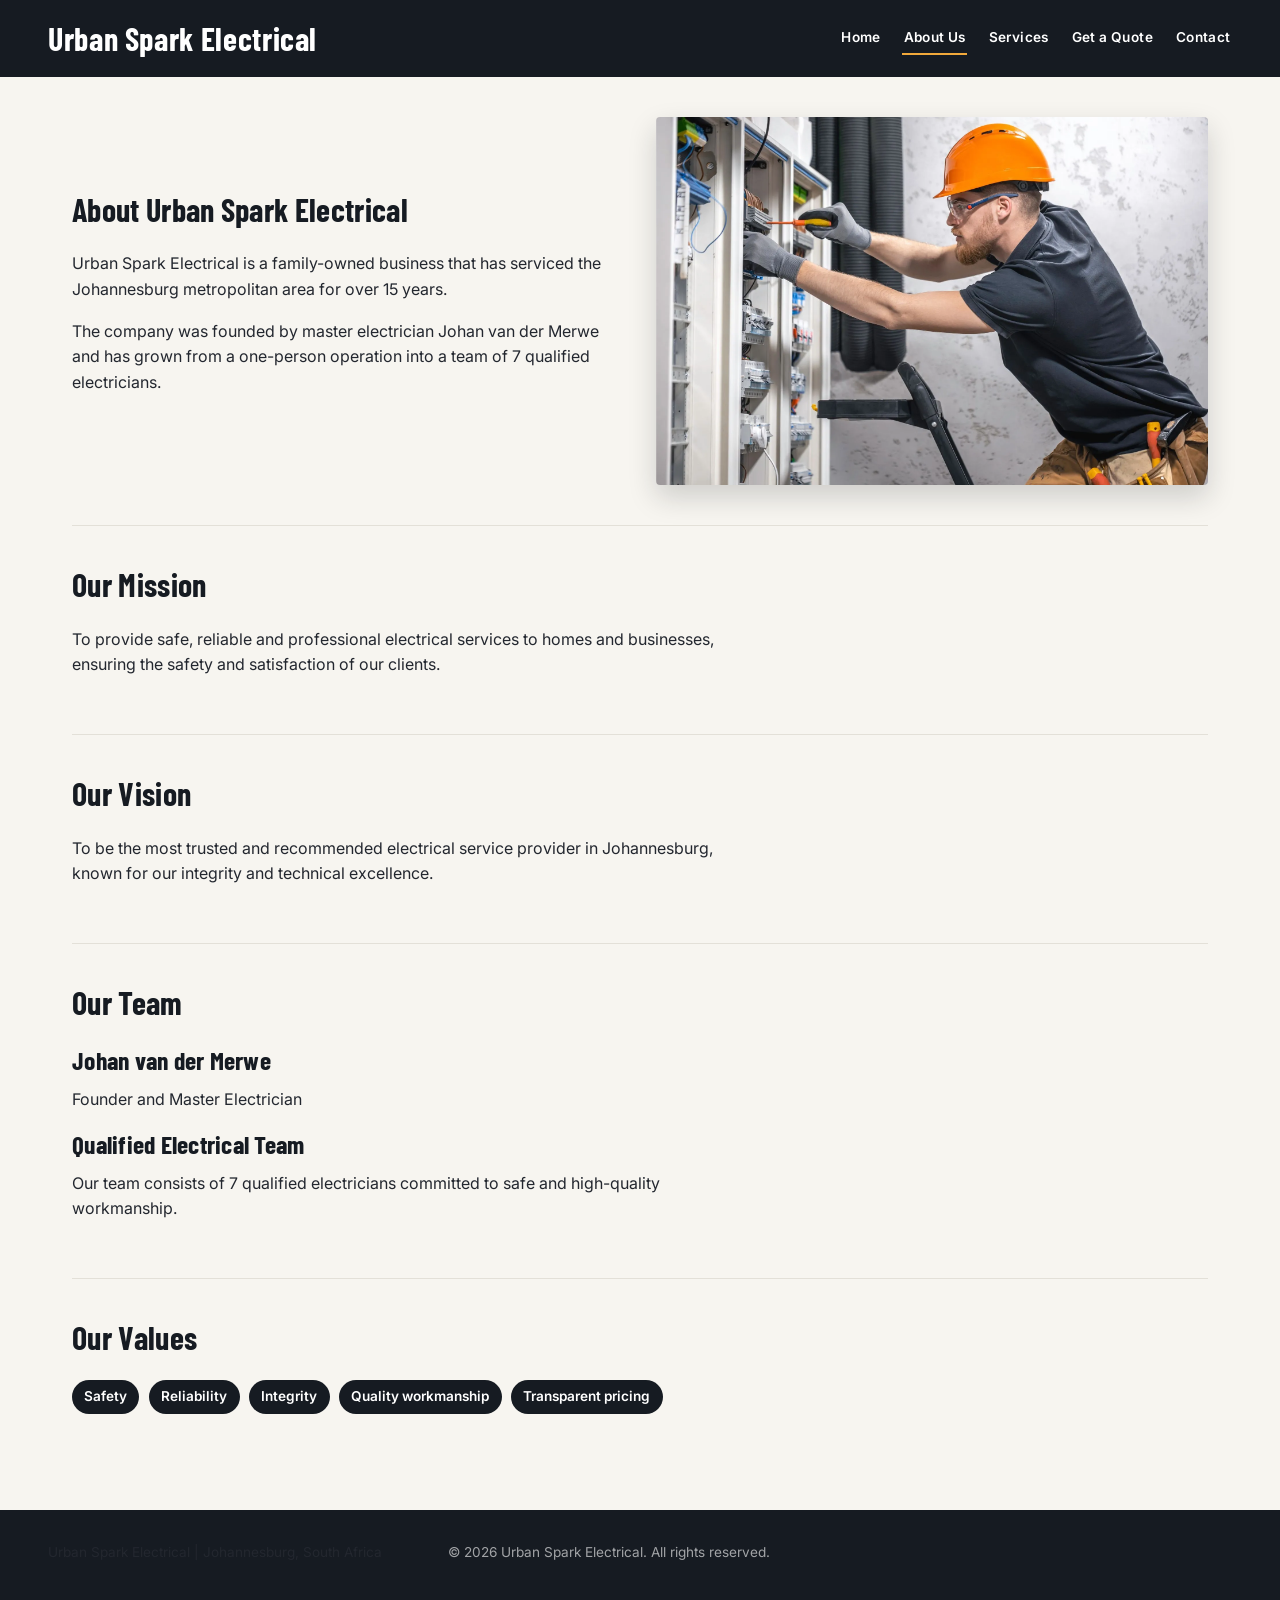
<file: ST10478916 MAKGOKA SEKGALA POE PART 3/3.HTML and Basic Content , website/about.html>
<!DOCTYPE html>
<html lang="en">
<head>
  <meta charset="UTF-8">
  <meta name="viewport" content="width=device-width, initial-scale=1.0">
  <title>About Us | Urban Spark Electrical</title>
  <meta name="description" content="Learn about Urban Spark Electrical, our history, mission, vision and qualified team.">
  <link rel="preconnect" href="https://fonts.googleapis.com">
  <link rel="preconnect" href="https://fonts.gstatic.com" crossorigin>
  <link href="https://fonts.googleapis.com/css2?family=Barlow+Condensed:wght@500;700&family=Inter:wght@400;500;600;700&display=swap" rel="stylesheet">
  <link rel="stylesheet" href="style.css">
</head>
<body>
  <header class="site-header">
    <div class="site-header__inner">
      <h1>Urban Spark Electrical</h1>
      <nav class="site-nav">
        <a href="index.html">Home</a>
        <a href="about.html" aria-current="page">About Us</a>
        <a href="services.html">Services</a>
        <a href="enquiry.html">Get a Quote</a>
        <a href="contact.html">Contact</a>
      </nav>
    </div>
  </header>

  <main>
    <section class="section hero">
      <div class="hero__text">
        <h2>About Urban Spark Electrical</h2>
        <p>Urban Spark Electrical is a family-owned business that has serviced the Johannesburg metropolitan area for over 15 years.</p>
        <p>The company was founded by master electrician Johan van der Merwe and has grown from a one-person operation into a team of 7 qualified electricians.</p>
      </div>
      <div class="hero__image">
        <img src="My images/image.webp" alt="Professional electrician at work" width="600" height="400" sizes="(max-width: 900px) 100vw, 50vw">
      </div>
    </section>

    <section class="section">
      <h2>Our Mission</h2>
      <p>To provide safe, reliable and professional electrical services to homes and businesses, ensuring the safety and satisfaction of our clients.</p>
    </section>

    <section class="section">
      <h2>Our Vision</h2>
      <p>To be the most trusted and recommended electrical service provider in Johannesburg, known for our integrity and technical excellence.</p>
    </section>

    <section class="section">
      <h2>Our Team</h2>
      <h3>Johan van der Merwe</h3>
      <p>Founder and Master Electrician</p>
      <h3>Qualified Electrical Team</h3>
      <p>Our team consists of 7 qualified electricians committed to safe and high-quality workmanship.</p>
    </section>

    <section class="section">
      <h2>Our Values</h2>
      <ul class="values-list">
        <li>Safety</li>
        <li>Reliability</li>
        <li>Integrity</li>
        <li>Quality workmanship</li>
        <li>Transparent pricing</li>
      </ul>
    </section>
  </main>

  <footer class="site-footer">
    <div class="site-footer__inner">
      <p>Urban Spark Electrical | Johannesburg, South Africa</p>
      <p>&copy; 2026 Urban Spark Electrical. All rights reserved.</p>
    </div>
  </footer>
  <script src="js/script.js" defer></script>
</body>
</html>
</file>
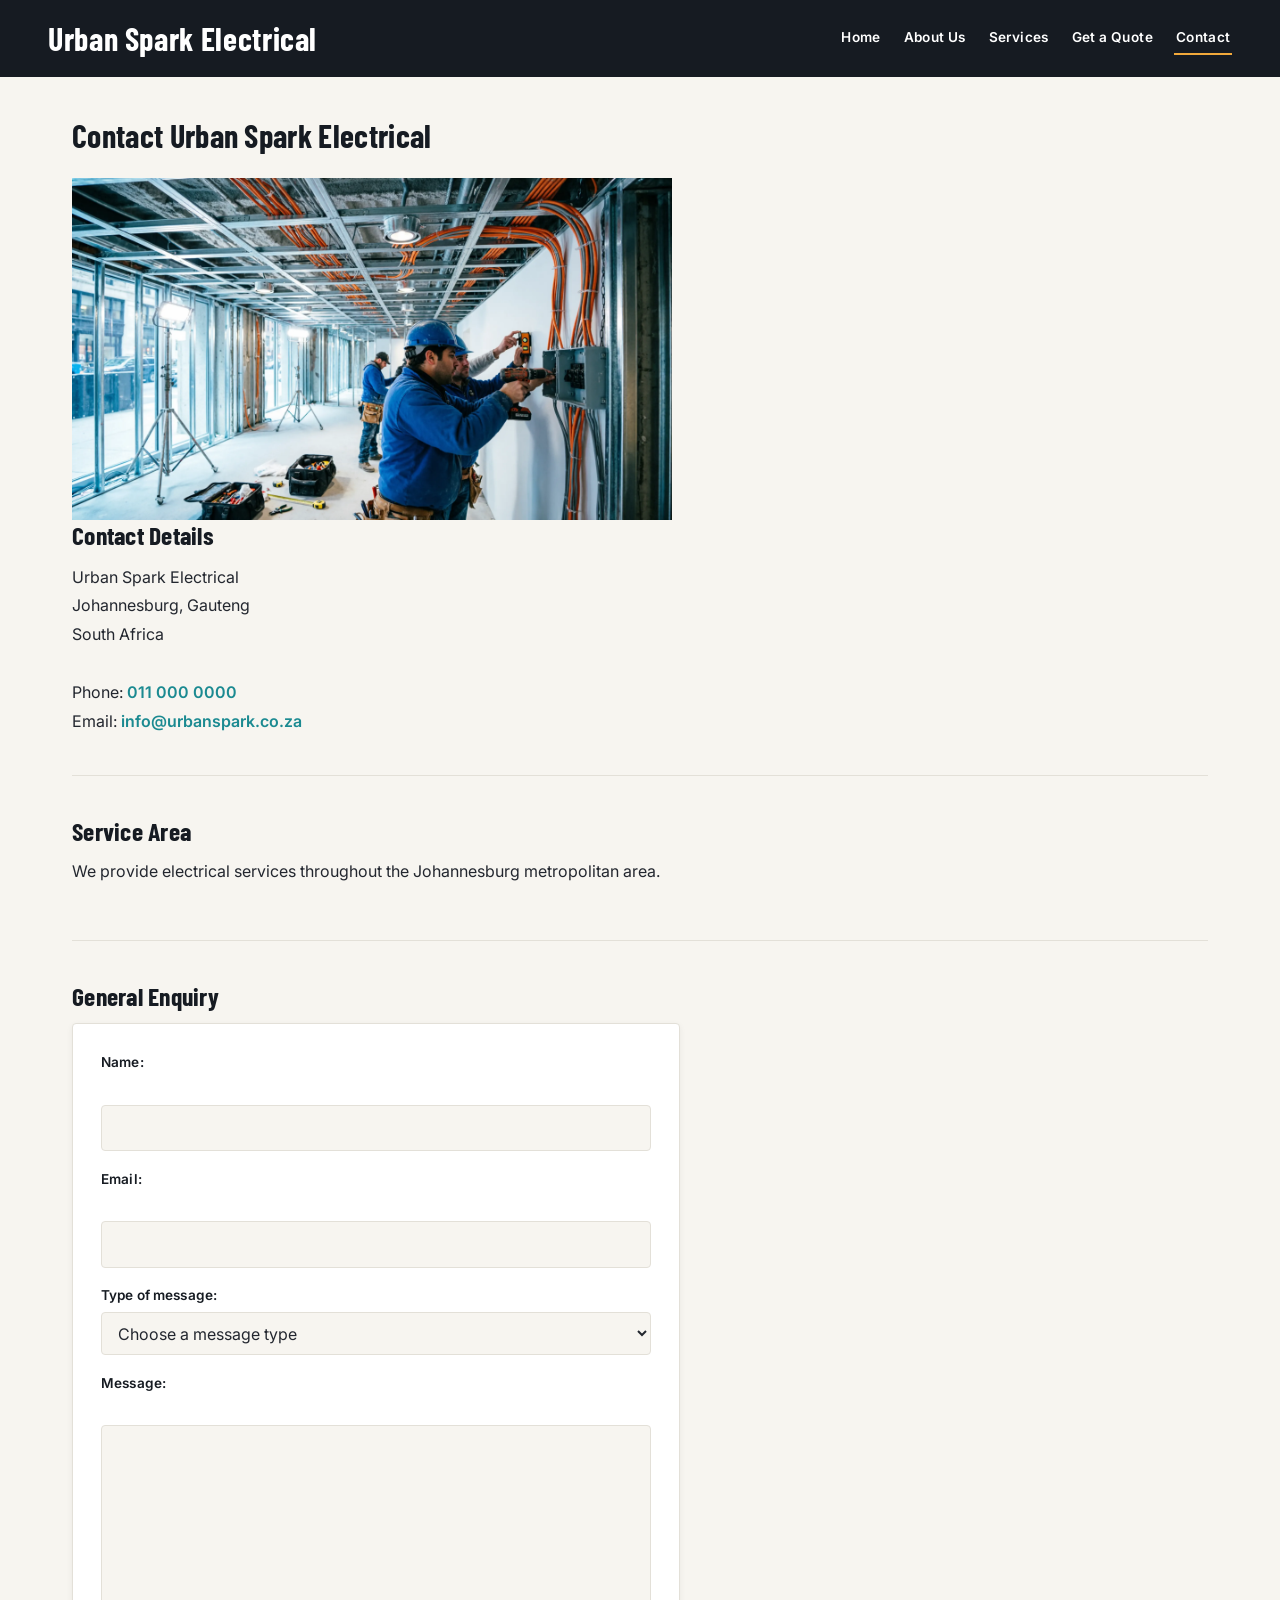
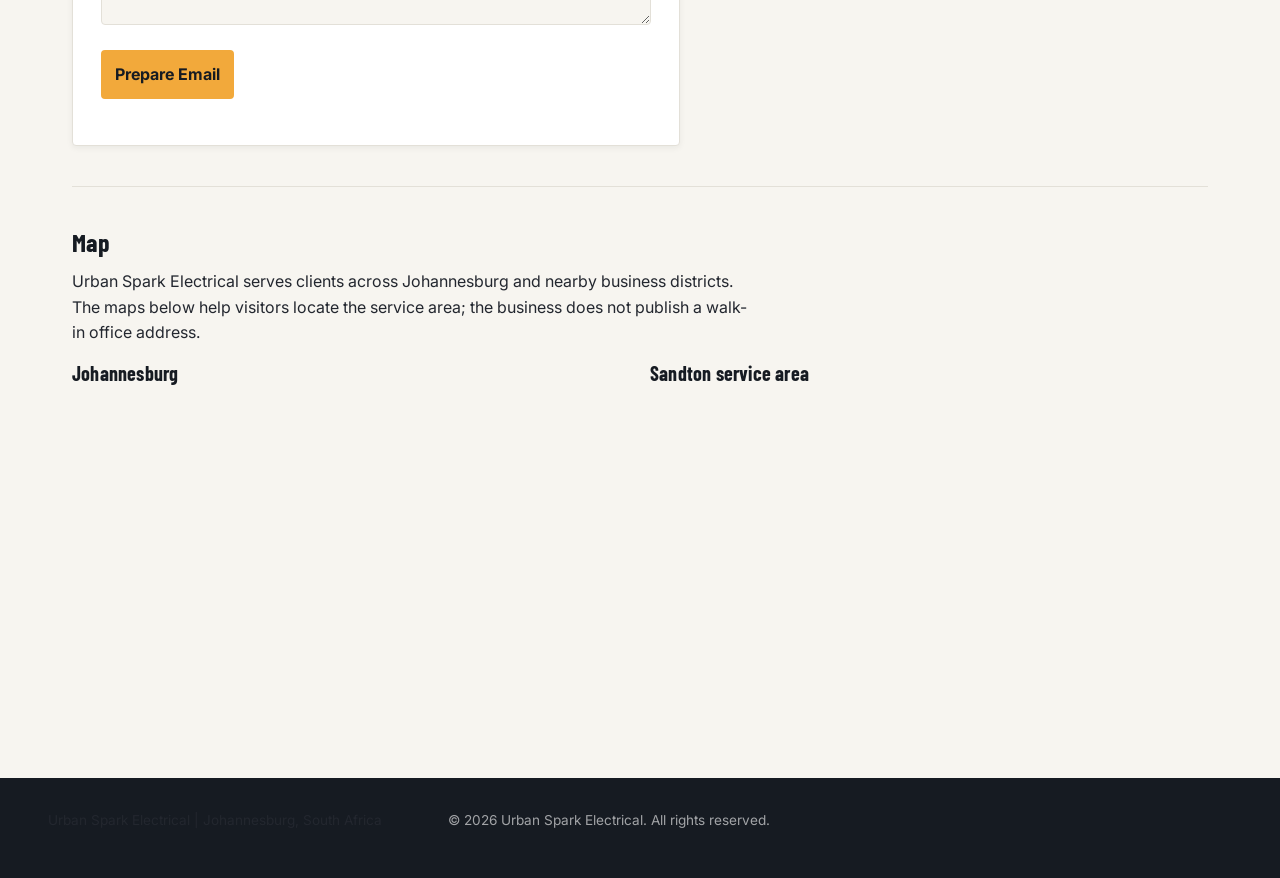
<file: ST10478916 MAKGOKA SEKGALA POE PART 3/3.HTML and Basic Content , website/contact.html>
<!DOCTYPE html>
<html lang="en">
<head>
  <meta charset="UTF-8">
  <meta name="viewport" content="width=device-width, initial-scale=1.0">
  <title>Contact Us | Urban Spark Electrical</title>
  <meta name="description" content="Contact Urban Spark Electrical for reliable electrical services in Johannesburg.">
  <link rel="preconnect" href="https://fonts.googleapis.com">
  <link rel="preconnect" href="https://fonts.gstatic.com" crossorigin>
  <link href="https://fonts.googleapis.com/css2?family=Barlow+Condensed:wght@500;700&family=Inter:wght@400;500;600;700&display=swap" rel="stylesheet">
  <link rel="stylesheet" href="style.css">
</head>
<body>
  <header class="site-header">
    <div class="site-header__inner">
      <h1>Urban Spark Electrical</h1>
      <nav class="site-nav">
        <a href="index.html">Home</a>
        <a href="about.html">About Us</a>
        <a href="services.html">Services</a>
        <a href="enquiry.html">Get a Quote</a>
        <a href="contact.html" aria-current="page">Contact</a>
      </nav>
    </div>
  </header>

  <main>
    <h2>Contact Urban Spark Electrical</h2>
    <img src="My images/retailstore.webp" alt="Professional electrical installation team at work" width="600" height="400" sizes="(max-width: 900px) 100vw, 600px">

    <section class="section">
      <h3>Contact Details</h3>
      <address>
        Urban Spark Electrical<br>
        Johannesburg, Gauteng<br>
        South Africa<br><br>
        Phone: <a href="tel:+27110000000">011 000 0000</a><br>
        Email: <a href="mailto:info@urbanspark.co.za">info@urbanspark.co.za</a>
      </address>
    </section>

    <section class="section">
      <h3>Service Area</h3>
      <p>We provide electrical services throughout the Johannesburg metropolitan area.</p>
    </section>

    <section class="section">
      <h3>General Enquiry</h3>
      <form id="contact-form" action="#" method="post">
        <p>
          <label for="contact-name">Name:</label><br>
          <input type="text" id="contact-name" name="contact-name" required>
        </p>
        <p>
          <label for="contact-email">Email:</label><br>
          <input type="email" id="contact-email" name="contact-email" required>
        </p>
        <p>
          <label for="contact-type">Type of message:</label>
          <select id="contact-type" name="contact-type" required>
            <option value="">Choose a message type</option>
            <option>General question</option>
            <option>Existing booking</option>
            <option>Feedback</option>
            <option>Other</option>
          </select>
        </p>
        <p>
          <label for="contact-message">Message:</label><br>
          <textarea id="contact-message" name="contact-message" rows="7" cols="40" required></textarea>
        </p>
        <p><input type="submit" value="Prepare Email"></p>
        <p class="form-feedback" id="contact-feedback" role="status" aria-live="polite"></p>
      </form>
    </section>

    <section class="section">
      <h3>Map</h3>
      <p>Urban Spark Electrical serves clients across Johannesburg and nearby business districts. The maps below help visitors locate the service area; the business does not publish a walk-in office address.</p>
      <div class="map-grid">
        <div><h4>Johannesburg</h4><iframe title="Map of Johannesburg, Gauteng" src="https://www.google.com/maps?q=Johannesburg%2C%20Gauteng%2C%20South%20Africa&output=embed" loading="lazy" referrerpolicy="no-referrer-when-downgrade"></iframe></div>
        <div><h4>Sandton service area</h4><iframe title="Map of Sandton, Johannesburg" src="https://www.google.com/maps?q=Sandton%2C%20Johannesburg%2C%20South%20Africa&output=embed" loading="lazy" referrerpolicy="no-referrer-when-downgrade"></iframe></div>
      </div>
    </section>
  </main>

  <footer class="site-footer">
    <div class="site-footer__inner">
      <p>Urban Spark Electrical | Johannesburg, South Africa</p>
      <p>&copy; 2026 Urban Spark Electrical. All rights reserved.</p>
    </div>
  </footer>
  <script src="js/script.js" defer></script>
</body>
</html>
</file>
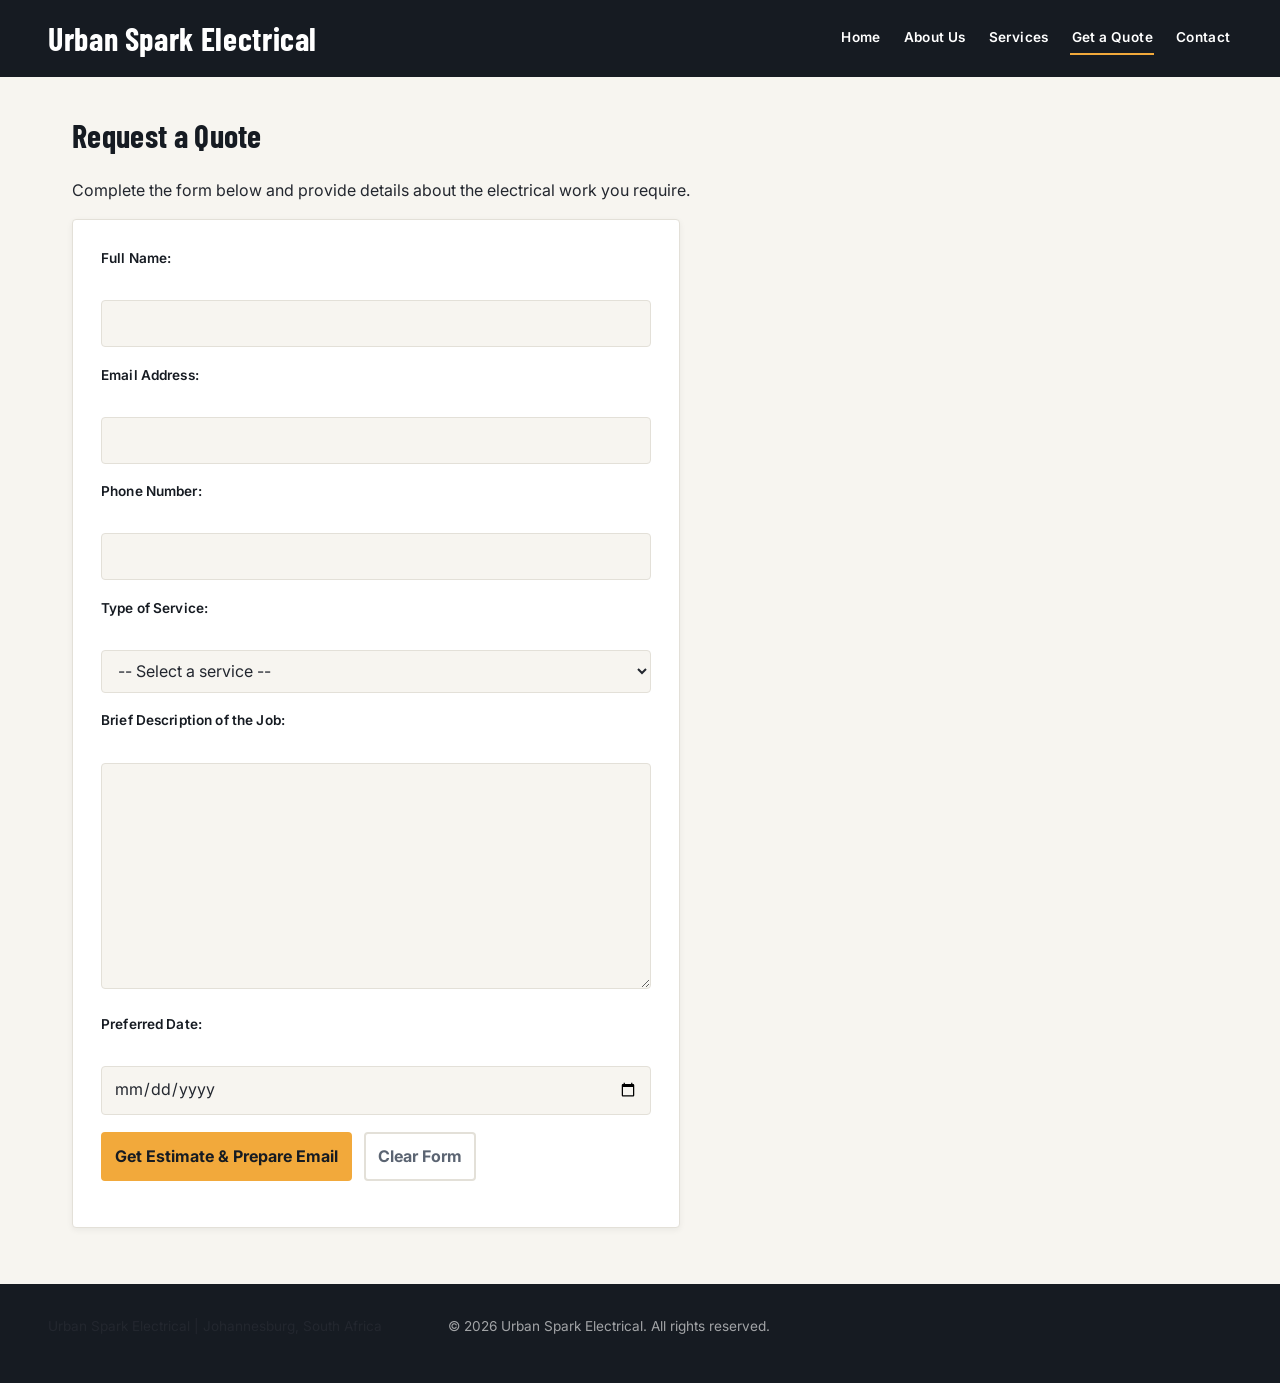
<file: ST10478916 MAKGOKA SEKGALA POE PART 3/3.HTML and Basic Content , website/enquiry.html>
<!DOCTYPE html>
<html lang="en">
<head>
  <meta charset="UTF-8">
  <meta name="viewport" content="width=device-width, initial-scale=1.0">
  <title>Get a Quote | Urban Spark Electrical</title>
  <meta name="description" content="Request an electrical service quotation from Urban Spark Electrical.">
  <link rel="preconnect" href="https://fonts.googleapis.com">
  <link rel="preconnect" href="https://fonts.gstatic.com" crossorigin>
  <link href="https://fonts.googleapis.com/css2?family=Barlow+Condensed:wght@500;700&family=Inter:wght@400;500;600;700&display=swap" rel="stylesheet">
  <link rel="stylesheet" href="style.css">
</head>
<body>
  <header class="site-header">
    <div class="site-header__inner">
      <h1>Urban Spark Electrical</h1>
      <nav class="site-nav">
        <a href="index.html">Home</a>
        <a href="about.html">About Us</a>
        <a href="services.html">Services</a>
        <a href="enquiry.html" aria-current="page">Get a Quote</a>
        <a href="contact.html">Contact</a>
      </nav>
    </div>
  </header>

  <main>
    <h2>Request a Quote</h2>
    <p>Complete the form below and provide details about the electrical work you require.</p>

    <form id="quote-form" action="#" method="post">
      <p>
        <label for="name">Full Name:</label><br>
        <input type="text" id="name" name="name" required>
      </p>
      <p>
        <label for="email">Email Address:</label><br>
        <input type="email" id="email" name="email" required>
      </p>
      <p>
        <label for="phone">Phone Number:</label><br>
        <input type="tel" id="phone" name="phone" required>
      </p>
      <p>
        <label for="service">Type of Service:</label><br>
        <select id="service" name="service" required>
          <option value="">-- Select a service --</option>
          <option value="residential">Residential Electrical</option>
          <option value="commercial">Commercial Electrical</option>
          <option value="solar">Solar Installation</option>
          <option value="backup">Backup Power</option>
          <option value="maintenance">Electrical Maintenance</option>
        </select>
      </p>
      <p>
        <label for="message">Brief Description of the Job:</label><br>
        <textarea id="message" name="message" rows="8" cols="40" required></textarea>
      </p>
      <p>
        <label for="date">Preferred Date:</label><br>
        <input type="date" id="date" name="date">
      </p>
      <p>
        <input type="submit" value="Get Estimate & Prepare Email">
        <input type="reset" value="Clear Form">
      </p>
      <p class="form-feedback" id="quote-feedback" role="status" aria-live="polite"></p>
    </form>
  </main>

  <footer class="site-footer">
    <div class="site-footer__inner">
      <p>Urban Spark Electrical | Johannesburg, South Africa</p>
      <p>&copy; 2026 Urban Spark Electrical. All rights reserved.</p>
    </div>
  </footer>
  <script src="js/script.js" defer></script>
</body>
</html>
</file>
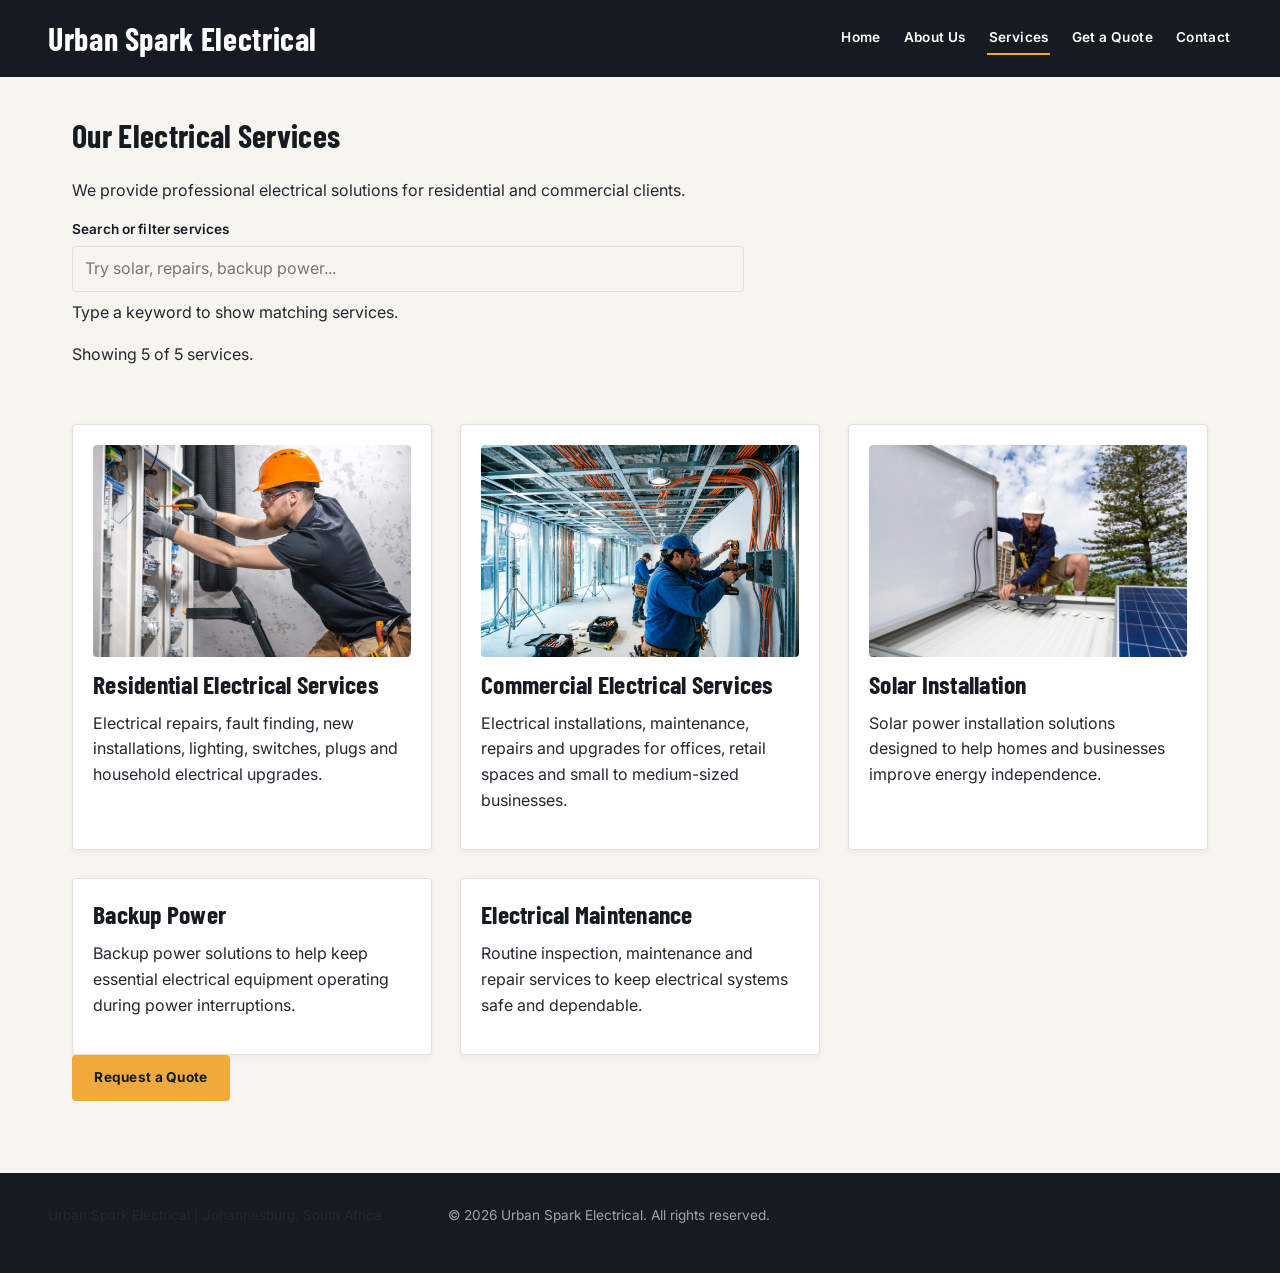
<file: ST10478916 MAKGOKA SEKGALA POE PART 3/3.HTML and Basic Content , website/services.html>
<!DOCTYPE html>
<html lang="en">
<head>
  <meta charset="UTF-8">
  <meta name="viewport" content="width=device-width, initial-scale=1.0">
  <title>Services | Urban Spark Electrical</title>
  <meta name="description" content="Explore Urban Spark Electrical residential, commercial, solar and backup power services.">
  <link rel="preconnect" href="https://fonts.googleapis.com">
  <link rel="preconnect" href="https://fonts.gstatic.com" crossorigin>
  <link href="https://fonts.googleapis.com/css2?family=Barlow+Condensed:wght@500;700&family=Inter:wght@400;500;600;700&display=swap" rel="stylesheet">
  <link rel="stylesheet" href="style.css">
</head>
<body>
  <header class="site-header">
    <div class="site-header__inner">
      <h1>Urban Spark Electrical</h1>
      <nav class="site-nav">
        <a href="index.html">Home</a>
        <a href="about.html">About Us</a>
        <a href="services.html" aria-current="page">Services</a>
        <a href="enquiry.html">Get a Quote</a>
        <a href="contact.html">Contact</a>
      </nav>
    </div>
  </header>

  <main>
    <h2>Our Electrical Services</h2>
    <p>We provide professional electrical solutions for residential and commercial clients.</p>

    <section class="section service-search" aria-label="Search services">
      <label for="service-search">Search or filter services</label>
      <input type="search" id="service-search" placeholder="Try solar, repairs, backup power..." aria-describedby="search-help">
      <p id="search-help">Type a keyword to show matching services.</p>
      <p id="service-count" aria-live="polite">Showing all services.</p>
    </section>
    <div class="card-grid" id="service-list">
      <section class="card">
        <img src="My images/image.webp" alt="Residential electrical work by a professional electrician" width="400" height="267" sizes="(max-width: 600px) 100vw, (max-width: 900px) 50vw, 33vw">
        <h3>Residential Electrical Services</h3>
        <p>Electrical repairs, fault finding, new installations, lighting, switches, plugs and household electrical upgrades.</p>
      </section>

      <section class="card">
        <img src="My images/retailstore.webp" alt="Commercial electrical installation" width="400" height="267" sizes="(max-width: 600px) 100vw, (max-width: 900px) 50vw, 33vw">
        <h3>Commercial Electrical Services</h3>
        <p>Electrical installations, maintenance, repairs and upgrades for offices, retail spaces and small to medium-sized businesses.</p>
      </section>

      <section class="card">
        <img src="My images/image2.webp" alt="Solar panel installation" width="400" height="267" sizes="(max-width: 600px) 100vw, (max-width: 900px) 50vw, 33vw">
        <h3>Solar Installation</h3>
        <p>Solar power installation solutions designed to help homes and businesses improve energy independence.</p>
      </section>

      <section class="card">
        <h3>Backup Power</h3>
        <p>Backup power solutions to help keep essential electrical equipment operating during power interruptions.</p>
      </section>

      <section class="card">
        <h3>Electrical Maintenance</h3>
        <p>Routine inspection, maintenance and repair services to keep electrical systems safe and dependable.</p>
      </section>
    </div>

    <p><a class="btn" href="enquiry.html">Request a Quote</a></p>
  </main>

  <footer class="site-footer">
    <div class="site-footer__inner">
      <p>Urban Spark Electrical | Johannesburg, South Africa</p>
      <p>&copy; 2026 Urban Spark Electrical. All rights reserved.</p>
    </div>
  </footer>
  <script src="js/script.js" defer></script>
</body>
</html>
</file>
<file: ST10478916 MAKGOKA SEKGALA POE PART 3/3.HTML and Basic Content , website/style.css>
/* ==========================================================================
   Urban Spark Electrical — style.css
   Naming convention: kebab-case classes, BEM-lite (block__element--modifier)
   ========================================================================== */

/* --------------------------------------------------------------------------
   1. CSS Reset
   -------------------------------------------------------------------------- */
*,
*::before,
*::after {
  box-sizing: border-box;
  margin: 0;
  padding: 0;
}

html {
  -webkit-text-size-adjust: 100%;
}

img {
  max-width: 100%;
  height: auto;
  display: block;
}

ul {
  list-style: none;
}

a {
  text-decoration: none;
  color: inherit;
}

button,
input,
select,
textarea {
  font: inherit;
  color: inherit;
}

/* --------------------------------------------------------------------------
   2. Base Style / Design Tokens
   -------------------------------------------------------------------------- */
:root {
  /* Colour scheme */
  --color-charcoal: #161b22;
  --color-charcoal-soft: #232a35;
  --color-cream: #f7f5f0;
  --color-white: #ffffff;
  --color-amber: #f2a93b;
  --color-amber-dark: #d68f1f;
  --color-teal: #1b8a91;
  --color-teal-dark: #146267;
  --color-text: #23272f;
  --color-muted: #5b6472;
  --color-border: #e3e0d8;

  /* Typography scale (major third, 1.25) */
  --step--1: 0.85rem;
  --step-0: 1rem;
  --step-1: 1.25rem;
  --step-2: 1.6rem;
  --step-3: 2rem;
  --step-4: 2.6rem;

  /* Layout */
  --content-width: 74rem;
  --gutter: 1.5rem;
  --radius: 4px;
}

body {
  font-family: "Inter", "Segoe UI", Helvetica, Arial, sans-serif;
  font-size: var(--step-0);
  line-height: 1.6;
  color: var(--color-text);
  background-color: var(--color-cream);
}

/* --------------------------------------------------------------------------
   3. Typography
   -------------------------------------------------------------------------- */
h1, h2, h3, h4 {
  font-family: "Barlow Condensed", "Arial Narrow", sans-serif;
  font-weight: 700;
  letter-spacing: 0.01em;
  line-height: 1.15;
  color: var(--color-charcoal);
}

h1 { font-size: var(--step-4); }
h2 { font-size: var(--step-3); margin-bottom: 0.75em; }
h3 { font-size: var(--step-2); margin-bottom: 0.5em; }
h4 { font-size: var(--step-1); margin-bottom: 0.5em; }

p {
  max-width: 68ch;
  margin-bottom: 1em;
  color: var(--color-text);
}

address {
  font-style: normal;
  line-height: 1.8;
}

blockquote {
  font-family: "Barlow Condensed", sans-serif;
  font-size: var(--step-1);
  font-weight: 500;
  line-height: 1.4;
  color: var(--color-charcoal);
  border-left: 4px solid var(--color-amber);
  padding-left: 1em;
  margin: 0 0 1em;
  max-width: 55ch;
}

/* --------------------------------------------------------------------------
   4. Header & Navigation
   -------------------------------------------------------------------------- */
.site-header {
  background-color: var(--color-charcoal);
  color: var(--color-white);
  padding: 1.25rem var(--gutter);
}

.site-header__inner {
  max-width: var(--content-width);
  margin-inline: auto;
  display: flex;
  flex-wrap: wrap;
  align-items: center;
  justify-content: space-between;
  gap: 0.75rem 1.5rem;
}

.site-header h1 {
  color: var(--color-white);
  font-size: var(--step-3);
  letter-spacing: 0.02em;
}

.site-header .tagline {
  color: var(--color-amber);
  font-size: var(--step--1);
  width: 100%;
  order: 3;
}

.site-nav {
  display: flex;
  flex-wrap: wrap;
  gap: 0.25rem 1.25rem;
}

.site-nav a {
  font-size: var(--step--1);
  font-weight: 600;
  letter-spacing: 0.03em;
  padding: 0.35em 0.1em;
  border-bottom: 2px solid transparent;
  transition: border-color 0.15s ease, color 0.15s ease;
}

.site-nav a:hover,
.site-nav a:focus-visible {
  border-color: var(--color-amber);
  color: var(--color-amber);
}

.site-nav a:active {
  color: var(--color-amber-dark);
}

.site-nav a[aria-current="page"] {
  border-color: var(--color-amber);
}

/* --------------------------------------------------------------------------
   5. Layout — containers & sections
   -------------------------------------------------------------------------- */
main {
  display: block;
  max-width: var(--content-width);
  margin-inline: auto;
  padding: 2.5rem var(--gutter) 3.5rem;
}

main > h2:first-child,
main > p:first-child {
  max-width: 70ch;
}

.section {
  padding-block: 2.5rem;
  border-top: 1px solid var(--color-border);
}

.section:first-of-type {
  border-top: none;
  padding-top: 0;
}

/* Hero (index page) */
.hero {
  display: grid;
  grid-template-columns: 1fr 1fr;
  grid-template-areas: "hero-text hero-image";
  gap: 2rem;
  align-items: center;
  padding-top: 0;
}

.hero__text { grid-area: hero-text; }
.hero__image { grid-area: hero-image; }

.hero__image img {
  border-radius: var(--radius);
  box-shadow: 0 12px 28px rgba(22, 27, 34, 0.18);
}

/* Card grid — services / key features */
.card-grid {
  display: grid;
  grid-template-columns: repeat(3, 1fr);
  gap: 1.75rem;
}

.card {
  background-color: var(--color-white);
  border: 1px solid var(--color-border);
  border-radius: var(--radius);
  padding: 1.25rem;
  box-shadow: 0 2px 6px rgba(22, 27, 34, 0.06);
  transition: box-shadow 0.2s ease, transform 0.2s ease;
}

.card:hover,
.card:focus-within {
  box-shadow: 0 10px 22px rgba(22, 27, 34, 0.14);
  transform: translateY(-3px);
}

.card img {
  border-radius: var(--radius);
  margin-bottom: 0.75rem;
  aspect-ratio: 3 / 2;
  object-fit: cover;
}

/* Why-choose-us list */
.feature-list {
  display: grid;
  grid-template-columns: repeat(2, 1fr);
  gap: 0.75rem 2rem;
}

.feature-list li {
  position: relative;
  padding-left: 1.4em;
  border-bottom: 1px solid var(--color-border);
  padding-bottom: 0.6em;
}

.feature-list li::before {
  content: "\26A1";
  position: absolute;
  left: 0;
  color: var(--color-amber-dark);
}

/* Testimonials */
.testimonials {
  display: grid;
  grid-template-columns: repeat(2, 1fr);
  gap: 1.5rem;
}

/* Values list (about page) */
.values-list {
  display: flex;
  flex-wrap: wrap;
  gap: 0.6rem;
}

.values-list li {
  background-color: var(--color-charcoal);
  color: var(--color-white);
  font-size: var(--step--1);
  font-weight: 600;
  padding: 0.45em 0.9em;
  border-radius: 999px;
}

/* --------------------------------------------------------------------------
   6. Buttons / Links (CTA)
   -------------------------------------------------------------------------- */
.btn {
  display: inline-block;
  background-color: var(--color-amber);
  color: var(--color-charcoal);
  font-weight: 700;
  font-size: var(--step--1);
  letter-spacing: 0.02em;
  padding: 0.75em 1.5em;
  border-radius: var(--radius);
  border: 2px solid var(--color-amber);
  transition: background-color 0.15s ease, color 0.15s ease, border-color 0.15s ease;
}

.btn:hover,
.btn:focus-visible {
  background-color: transparent;
  color: var(--color-amber-dark);
  border-color: var(--color-amber-dark);
}

.btn:active {
  background-color: var(--color-amber-dark);
  color: var(--color-white);
}

main a:not(.btn):not(.site-nav a) {
  color: var(--color-teal);
  font-weight: 600;
  border-bottom: 1px solid transparent;
}

main a:not(.btn):not(.site-nav a):hover,
main a:not(.btn):not(.site-nav a):focus-visible {
  border-color: var(--color-teal);
  color: var(--color-teal-dark);
}

/* --------------------------------------------------------------------------
   7. Forms (enquiry / contact)
   -------------------------------------------------------------------------- */
form {
  max-width: 38rem;
  background-color: var(--color-white);
  border: 1px solid var(--color-border);
  border-radius: var(--radius);
  padding: 1.75rem;
  box-shadow: 0 2px 6px rgba(22, 27, 34, 0.06);
}

form p {
  max-width: none;
  margin-bottom: 1.1rem;
}

label {
  display: block;
  font-weight: 600;
  font-size: var(--step--1);
  letter-spacing: 0.01em;
  margin-bottom: 0.35em;
  color: var(--color-charcoal);
}

input,
select,
textarea {
  width: 100%;
  padding: 0.6em 0.75em;
  border: 1px solid var(--color-border);
  border-radius: var(--radius);
  background-color: var(--color-cream);
}

input:hover,
select:hover,
textarea:hover {
  border-color: var(--color-muted);
}

input:focus,
select:focus,
textarea:focus {
  outline: none;
  border-color: var(--color-teal);
  box-shadow: 0 0 0 3px rgba(27, 138, 145, 0.18);
}

input[type="submit"],
input[type="reset"] {
  width: auto;
  background-color: var(--color-amber);
  border: 2px solid var(--color-amber);
  color: var(--color-charcoal);
  font-weight: 700;
  cursor: pointer;
}

input[type="submit"]:hover,
input[type="reset"]:hover,
input[type="submit"]:focus-visible,
input[type="reset"]:focus-visible {
  background-color: transparent;
  color: var(--color-amber-dark);
}

input[type="submit"]:active,
input[type="reset"]:active {
  background-color: var(--color-amber-dark);
  color: var(--color-white);
}

input[type="reset"] {
  background-color: transparent;
  border-color: var(--color-border);
  color: var(--color-muted);
  margin-left: 0.5em;
}

input[type="reset"]:hover,
input[type="reset"]:focus-visible {
  border-color: var(--color-muted);
  color: var(--color-charcoal);
}

/* --------------------------------------------------------------------------
   8. Footer
   -------------------------------------------------------------------------- */
.site-footer {
  background-color: var(--color-charcoal);
  color: var(--color-white);
  padding: 2rem var(--gutter);
}

.site-footer__inner {
  max-width: var(--content-width);
  margin-inline: auto;
  display: grid;
  grid-template-columns: repeat(3, 1fr);
  gap: 1rem;
  font-size: var(--step--1);
}

.site-footer a {
  color: var(--color-amber);
  border-bottom: 1px solid transparent;
}

.site-footer a:hover,
.site-footer a:focus-visible {
  border-color: var(--color-amber);
}

.site-footer p:last-child {
  color: rgba(255, 255, 255, 0.6);
}

/* --------------------------------------------------------------------------
   9. Responsive Design — Breakpoints
   Desktop: default (> 900px)
   Tablet:  <= 900px
   Mobile:  <= 600px
   -------------------------------------------------------------------------- */
@media (max-width: 900px) {
  :root {
    --step-4: 2.2rem;
    --step-3: 1.7rem;
  }

  .hero {
    grid-template-columns: 1fr;
    grid-template-areas:
      "hero-image"
      "hero-text";
  }

  .card-grid {
    grid-template-columns: repeat(2, 1fr);
  }

  .testimonials {
    grid-template-columns: 1fr;
  }

  .site-footer__inner {
    grid-template-columns: repeat(2, 1fr);
  }
}

@media (max-width: 600px) {
  .site-header__inner {
    flex-direction: column;
    align-items: flex-start;
  }

  .site-nav {
    flex-direction: column;
    gap: 0.4rem;
  }

  main {
    padding: 1.75rem var(--gutter) 2.5rem;
  }

  .card-grid {
    grid-template-columns: 1fr;
  }

  .feature-list {
    grid-template-columns: 1fr;
  }

  .site-footer__inner {
    grid-template-columns: 1fr;
  }

  form {
    padding: 1.25rem;
  }
}


/* Part 3: interactive search, forms, maps and image lightbox */
.service-search { max-width: 42rem; }
.service-search input { margin-bottom: .5rem; }
.card[hidden] { display: none !important; }
.form-feedback { margin-top: 1rem; font-weight: 600; color: var(--color-teal-dark); }
.form-feedback:empty { display: none; }
.map-grid { display: grid; grid-template-columns: repeat(2, minmax(0, 1fr)); gap: 1.25rem; }
.map-grid iframe { width: 100%; min-height: 280px; border: 0; border-radius: var(--radius); }
.lightbox { position: fixed; inset: 0; z-index: 1000; display: grid; place-items: center; padding: 2rem; background: rgba(0,0,0,.88); }
.lightbox[hidden] { display: none; }
.lightbox img { max-width: min(100%, 1100px); max-height: 82vh; object-fit: contain; background: white; }
.lightbox button { position: absolute; top: 1rem; right: 1rem; padding: .65rem 1rem; border: 0; background: var(--color-amber); color: var(--color-charcoal); cursor: pointer; font-weight: 700; }
img[data-lightbox] { cursor: zoom-in; }
@media (max-width: 600px) { .map-grid { grid-template-columns: 1fr; } .map-grid iframe { min-height: 240px; } }
</file>
